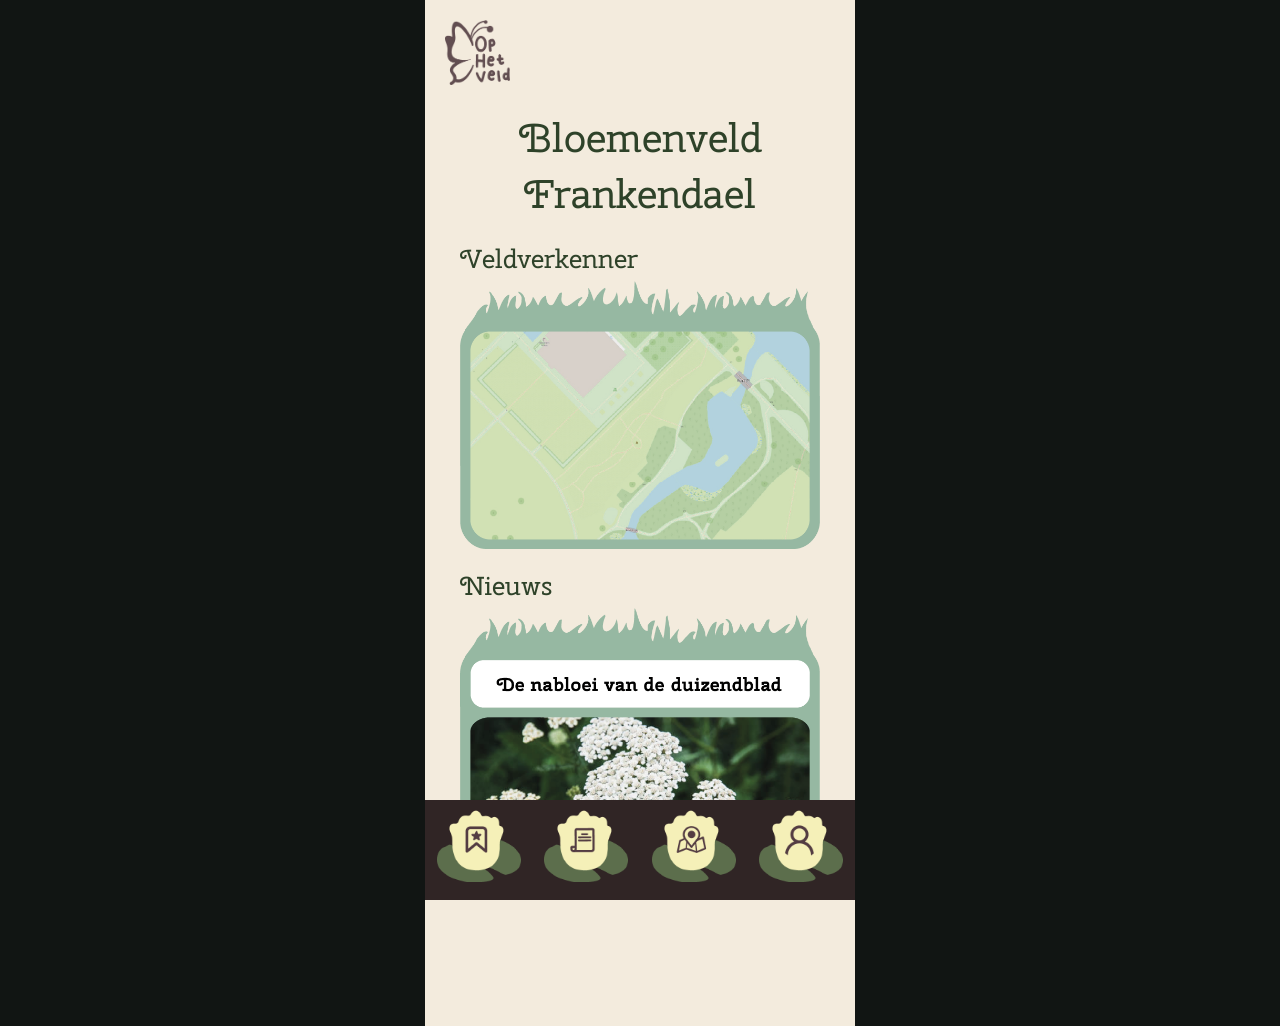
<file: index.html>
<!DOCTYPE html>
<html lang="nl">

<head>
    <meta charset="UTF-8">
    <meta name="viewport" content="width=device-width, initial-scale=1.0">

    <title>Bloemenveld Frankendael</title>

    <link rel="stylesheet" href="styles/styles.css">
</head>

<body>

    <header>
        <img src="assets/logo.png" alt="Logo Op Het Veld" class="logo">
    </header>

    <main>

        <h1>Bloemenveld<br>Frankendael</h1>
<section>
    <h2>Veldverkenner</h2>

    <a href="veldverkenner.html">
        <img class="kaart-frame" src="assets/kaartframe.png" alt="Open de Veldverkenner">
    </a>
</section>

        <section id="nieuws">
            <h2>Nieuws</h2>
            <img class="nieuws-frame" src="assets/newsframe.png" alt="Laatste nieuws van Bloemenveld Frankendael">
        </section>

    </main>



<nav class="onderste-navigatie">

    <a href="collectie.html">
        <img src="assets/blad.png" class="blad" alt="">
        <img src="assets/collectie-dicht.png" class="bloem-dicht" alt="Collectie">
        <img src="assets/collectie-open.png" class="bloem-open" alt="">
    </a>

    <a href="#nieuws">
        <img src="assets/blad.png" class="blad" alt="">
        <img src="assets/nieuws-dicht.png" class="bloem-dicht" alt="Nieuws">
        <img src="assets/nieuws-open.png" class="bloem-open" alt="">
    </a>

    <a href="veldverkenner.html">
        <img src="assets/blad.png" class="blad" alt="">
        <img src="assets/kaart-dicht.png" class="bloem-dicht" alt="Veldverkenner">
        <img src="assets/kaart-open.png" class="bloem-open" alt="">
    </a>

    <a href="#profiel">
        <img src="assets/blad.png" class="blad" alt="">
        <img src="assets/profiel-dicht.png" class="bloem-dicht" alt="Profiel">
        <img src="assets/profiel-open.png" class="bloem-open" alt="">
    </a>

</nav>




</body>

</html>
</file>
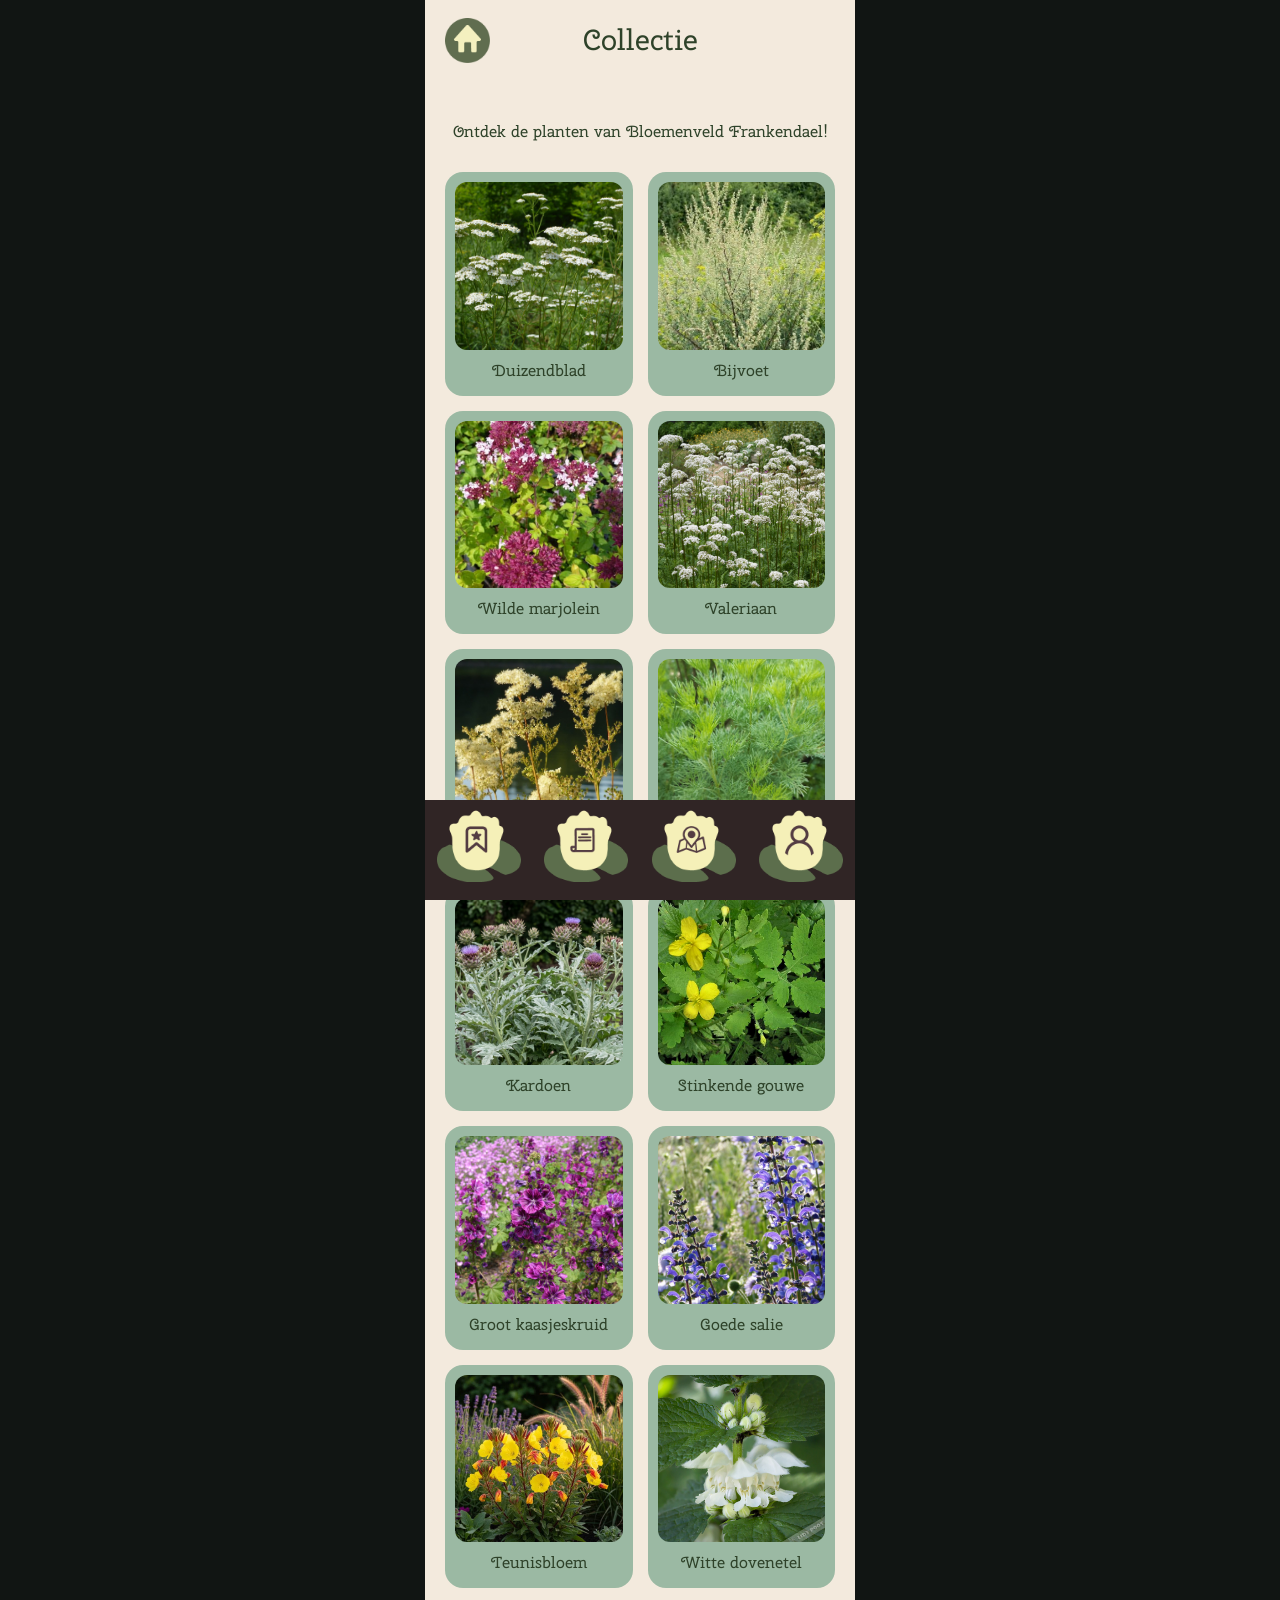
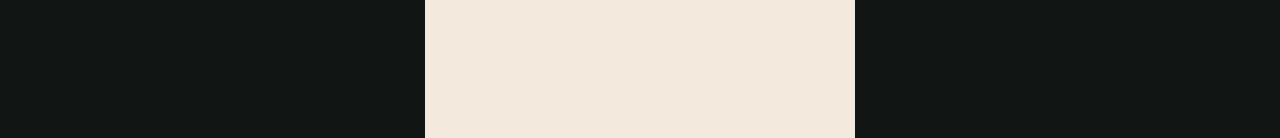
<file: collectie.html>
<!DOCTYPE html>
<html lang="nl">

<head>
    <meta charset="UTF-8">
    <meta name="viewport" content="width=device-width, initial-scale=1.0">
    <title>Collectie</title>
    <link rel="stylesheet" href="styles/styles.css">
</head>

<body class="collectie-pagina">

    <header class="collectie-header">
        <a href="index.html">
            <img src="assets/home-button.png" alt="Terug naar home">
        </a>

        <h1>Collectie</h1>
    </header>

    <main class="collectie-main">

        <p>Ontdek de planten van Bloemenveld Frankendael!</p>

        
<div class="planten-grid">

    <article class="plant-kaart">
        <img src="assets/duizendblad.jpg" alt="Duizendblad">
        <h2>Duizendblad</h2>
    </article>

    <article class="plant-kaart">
        <img src="assets/bijvoet.jpeg" alt="Bijvoet">
        <h2>Bijvoet</h2>
    </article>

    <article class="plant-kaart">
        <img src="assets/wildemarjolein.jpg" alt="Wilde marjolein">
        <h2>Wilde marjolein</h2>
    </article>

    <article class="plant-kaart">
        <img src="assets/valeriaan.jpg" alt="Valeriaan">
        <h2>Valeriaan</h2>
    </article>

    <article class="plant-kaart">
        <img src="assets/moerasspirea.jpg" alt="Moerasspirea">
        <h2>Moerasspirea</h2>
    </article>

    <article class="plant-kaart">
        <img src="assets/colacitroenkruid.jpg" alt="Cola-citroenkruid">
        <h2>Cola-citroenkruid</h2>
    </article>

    <article class="plant-kaart">
        <img src="assets/kardoen.jpeg" alt="Kardoen">
        <h2>Kardoen</h2>
    </article>

    <article class="plant-kaart">
        <img src="assets/stinkendegouwe.jpg" alt="Stinkende gouwe">
        <h2>Stinkende gouwe</h2>
    </article>

    <article class="plant-kaart">
        <img src="assets/grotekaasjeskruid.jpg" alt="Groot kaasjeskruid">
        <h2>Groot kaasjeskruid</h2>
    </article>

    <article class="plant-kaart">
        <img src="assets/goedesalie.jpg" alt="Goede salie">
        <h2>Goede salie</h2>
    </article>

    <article class="plant-kaart">
        <img src="assets/teunisbloem.jpeg" alt="Teunisbloem">
        <h2>Teunisbloem</h2>
    </article>

    <article class="plant-kaart">
        <img src="assets/wittedovenetel.jpg" alt="Witte dovenetel">
        <h2>Witte dovenetel</h2>
    </article>

</div>

    </main>

    <nav class="onderste-navigatie">

    <a href="collectie.html">
        <img src="assets/blad.png" class="blad" alt="">
        <img src="assets/collectie-dicht.png" class="bloem-dicht" alt="Collectie">
        <img src="assets/collectie-open.png" class="bloem-open" alt="">
    </a>

    <a href="index.html#nieuws">
        <img src="assets/blad.png" class="blad" alt="">
        <img src="assets/nieuws-dicht.png" class="bloem-dicht" alt="Nieuws">
        <img src="assets/nieuws-open.png" class="bloem-open" alt="">
    </a>

    <a href="veldverkenner.html">
        <img src="assets/blad.png" class="blad" alt="">
        <img src="assets/kaart-dicht.png" class="bloem-dicht" alt="Veldverkenner">
        <img src="assets/kaart-open.png" class="bloem-open" alt="">
    </a>

    <a href="index.html#profiel">
        <img src="assets/blad.png" class="blad" alt="">
        <img src="assets/profiel-dicht.png" class="bloem-dicht" alt="Profiel">
        <img src="assets/profiel-open.png" class="bloem-open" alt="">
    </a>

</nav>

</body>
</html>
</file>
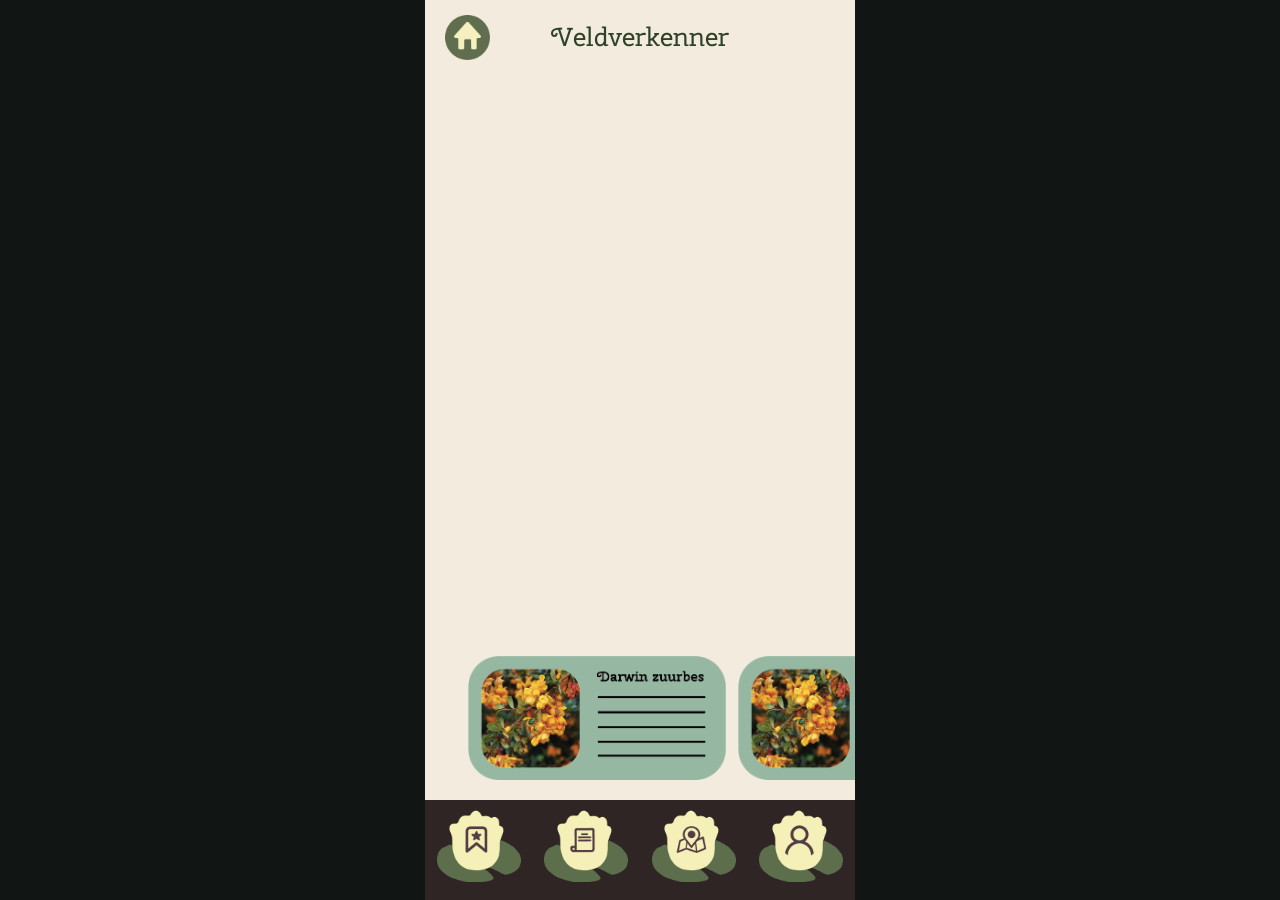
<file: veldverkenner.html>
<!DOCTYPE html>
<html lang="nl">

<head>
    <meta charset="UTF-8">
    <meta name="viewport" content="width=device-width, initial-scale=1.0">

    <title>Veldverkenner</title>

    <link rel="stylesheet" href="styles/styles.css">
</head>

<body class="veldverkenner-pagina">

    <main class="veldverkenner-main">

        <div class="veldverkenner-header">

            <a href="index.html">
    <img src="assets/home-button.png" alt="Terug naar homepage">
</a>

            <h1>Veldverkenner</h1>

        </div>

        <div class="kaart-container">

           <iframe
    class="grote-kaart"
    src="https://www.openstreetmap.org/export/embed?bbox=4.928081631660462%2C52.35022792000995%2C4.932748675346375%2C52.35267231877502&amp;layer=mapnik"
    title="Kaart van Park Frankendael">
</iframe>

            <div class="planten-slider">

                <img src="assets/darwin.png" alt="Darwin Zuurbes" class="swipe-kaart">

                <img src="assets/darwin.png" alt="Darwin Zuurbes" class="swipe-kaart">

                <img src="assets/darwin.png" alt="Darwin Zuurbes" class="swipe-kaart">

            </div>

        </div>

    </main>

   
<nav class="onderste-navigatie">

    <a href="index.html#collectie">
        <img src="assets/blad.png" class="blad" alt="">
        <img src="assets/collectie-dicht.png" class="bloem-dicht" alt="Collectie">
        <img src="assets/collectie-open.png" class="bloem-open" alt="">
    </a>

    <a href="index.html#nieuws">
        <img src="assets/blad.png" class="blad" alt="">
        <img src="assets/nieuws-dicht.png" class="bloem-dicht" alt="Nieuws">
        <img src="assets/nieuws-open.png" class="bloem-open" alt="">
    </a>

    <a href="veldverkenner.html">
        <img src="assets/blad.png" class="blad" alt="">
        <img src="assets/kaart-dicht.png" class="bloem-dicht" alt="Veldverkenner">
        <img src="assets/kaart-open.png" class="bloem-open" alt="">
    </a>

    <a href="index.html#profiel">
        <img src="assets/blad.png" class="blad" alt="">
        <img src="assets/profiel-dicht.png" class="bloem-dicht" alt="Profiel">
        <img src="assets/profiel-open.png" class="bloem-open" alt="">
    </a>

</nav>


</body>
</html>
</file>
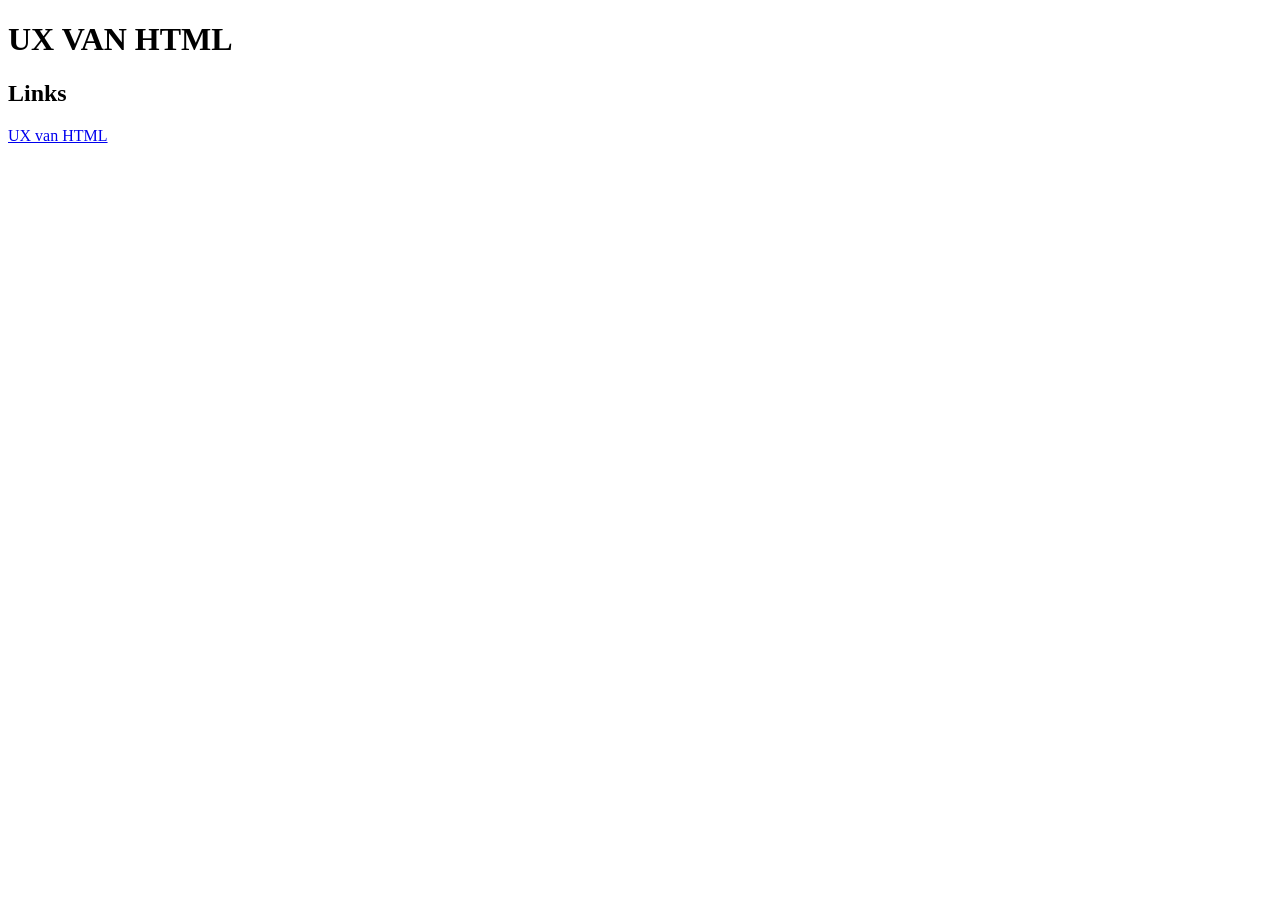
<file: blanco HTML/ux.html>
<!DOCTYPE html>
<html lang="en">
<head>
    <meta charset="UTF-8">
    <meta name="viewport" content="width=device-width, initial-scale=1.0">
    <title>Document</title>
</head>
<body>
    
    <h1>

UX VAN HTML

    </h1>

    <h2 id="links">Links</h2>
    <a href="ux.html" download="">UX van HTML</a>

</body>
</html>
</file>
<file: styles/styles.css>
@font-face {
    font-family: "Cherry Swash";
    src: url("../assets/CherrySwash-Regular.ttf");
}

* {
    box-sizing: border-box;
}

body {
    margin: 0;
    background-color: #f3ebdd;
    font-family: "Cherry Swash", serif;
}

/* header */

header {
    position: sticky;
    top: 0;
    background-color: #f3ebdd;
    padding: 20px;
    z-index: 100;
}

.logo {
    width: 65px;
}

/* homepage */

main {
    padding: 0 35px 130px;
}

h1 {
    font-size: 2.5rem;
    font-weight: normal;
    line-height: 1.4;
    text-align: center;
    color: #2e4229;
    margin: 0 0 20px;
}

h2 {
    font-size: 1.6rem;
    font-weight: normal;
    color: #2e4229;
    margin: 0 0 5px;
}

section {
    margin-bottom: 20px;
}

.kaart-frame,
.nieuws-frame {
    width: 100%;
    height: auto;
    display: block;
}

/* onderste navigatie */

.onderste-navigatie {
    position: fixed;
    bottom: 0;
    left: 0;
    width: 100%;
    height: 100px;
    background-color: #302525;

    display: flex;
    justify-content: space-around;
    align-items: center;

    z-index: 100;
    overflow: visible;
}

/* navigatieknoppen */

.onderste-navigatie a {
    position: relative;
    width: 25%;
    height: 110px;
    display: block;
}

/* groene waterleliebladen */

.onderste-navigatie .blad {
    position: absolute;
    width: 78%;
    height: auto;
    left: 11%;
    top: 42px;
    z-index: 1;
}

/* gesloten bloemen */

.onderste-navigatie .bloem-dicht {
    position: absolute;
    width: 75%;
    height: auto;
    left: 12.5%;
    top: 10px;
    z-index: 2;
    opacity: 1;
    transition: opacity 0.25s ease;
}

/* open bloemen */

.onderste-navigatie .bloem-open {
    position: absolute;
    width: 115%;
    height: auto;
    left: -16.5%;
    top: -5px;
    z-index: 2;
    opacity: 0;
    transition: opacity 0.25s ease;
}

/* bloemen openen bij hover */

.onderste-navigatie a:hover .bloem-dicht,
.onderste-navigatie a:focus-visible .bloem-dicht {
    opacity: 0;
}

.onderste-navigatie a:hover .bloem-open,
.onderste-navigatie a:focus-visible .bloem-open {
    opacity: 1;
}

/* veldverkenner pagina */

.veldverkenner-pagina {
    background-color: #f3ebdd;
}

.veldverkenner-main {
    padding: 0;
}

.veldverkenner-header {
    display: flex;
    align-items: center;
    justify-content: center;
    position: relative;
    padding: 15px 20px;
    min-height: 75px;
    border: none;
}

.veldverkenner-header a {
    position: absolute;
    left: 20px;
}

.veldverkenner-header img {
    width: 45px;
    display: block;
}

.veldverkenner-header h1 {
    font-family: "Cherry Swash", serif;
    font-size: 1.6rem;
    font-weight: normal;
    margin: 0;
    text-align: center;
    color: #2e4229;
}

/* kaart */

.kaart-container {
    position: relative;
    width: 100%;
    height: calc(100dvh - 145px);
    min-height: 400px;
    overflow: hidden;
    border: none;
}

.grote-kaart {
    display: block;
    width: 100%;
    height: 100%;
    border: none;
}

/* swipe slider */

.planten-slider {
    position: absolute;
    bottom: 50px;
    left: 0;
    width: 100%;

    display: flex;
    align-items: center;
    gap: 12px;

    overflow-x: auto;
    scroll-snap-type: x mandatory;
    scrollbar-width: none;

    padding: 0 10%;
}

.planten-slider::-webkit-scrollbar {
    display: none;
}

.swipe-kaart {
    flex: 0 0 75%;
    width: 75%;
    height: auto;
    scroll-snap-align: center;
}

/* collectie pagina */

.collectie-pagina {
    background-color: #f3eadd;
}

.collectie-header {
    display: flex;
    align-items: center;
    justify-content: center;
    position: sticky;
    top: 0;
    background-color: #f3eadd;
    padding: 20px;
    z-index: 50;
}

.collectie-header a {
    position: absolute;
    left: 20px;
}

.collectie-header img {
    width: 45px;
    display: block;
}

.collectie-header h1 {
    font-size: 1.8rem;
    margin: 0;
}

.collectie-main {
    padding: 25px 20px 150px;
}

.collectie-main p {
    color: #2e4229;
    text-align: center;
    margin-bottom: 30px;
}

/* grid */

.planten-grid {
    display: grid;
    grid-template-columns: repeat(2, 1fr);
    gap: 15px;
}

/* kaartjes */

.plant-kaart {
    background-color: #9bb9a3;
    border-radius: 18px;
    padding: 10px;
    text-align: center;
}

.plant-kaart img {
    width: 100%;
    aspect-ratio: 1 / 1;
    object-fit: cover;
    border-radius: 12px;
    display: block;
}

.plant-kaart h2 {
    font-size: 1rem;
    margin-top: 10px;
    color: #2e4229;
}


/* mobiele weergave op desktop */

@media (min-width: 600px) {
    html {
        background-color: #111513;
    }

    body {
        max-width: 430px;
        min-height: 100vh;
        margin: 0 auto;
        background-color: #f3ebdd;
    }

    .onderste-navigatie {
        max-width: 430px;
        left: 50%;
        transform: translateX(-50%);
    }
}
</file>
